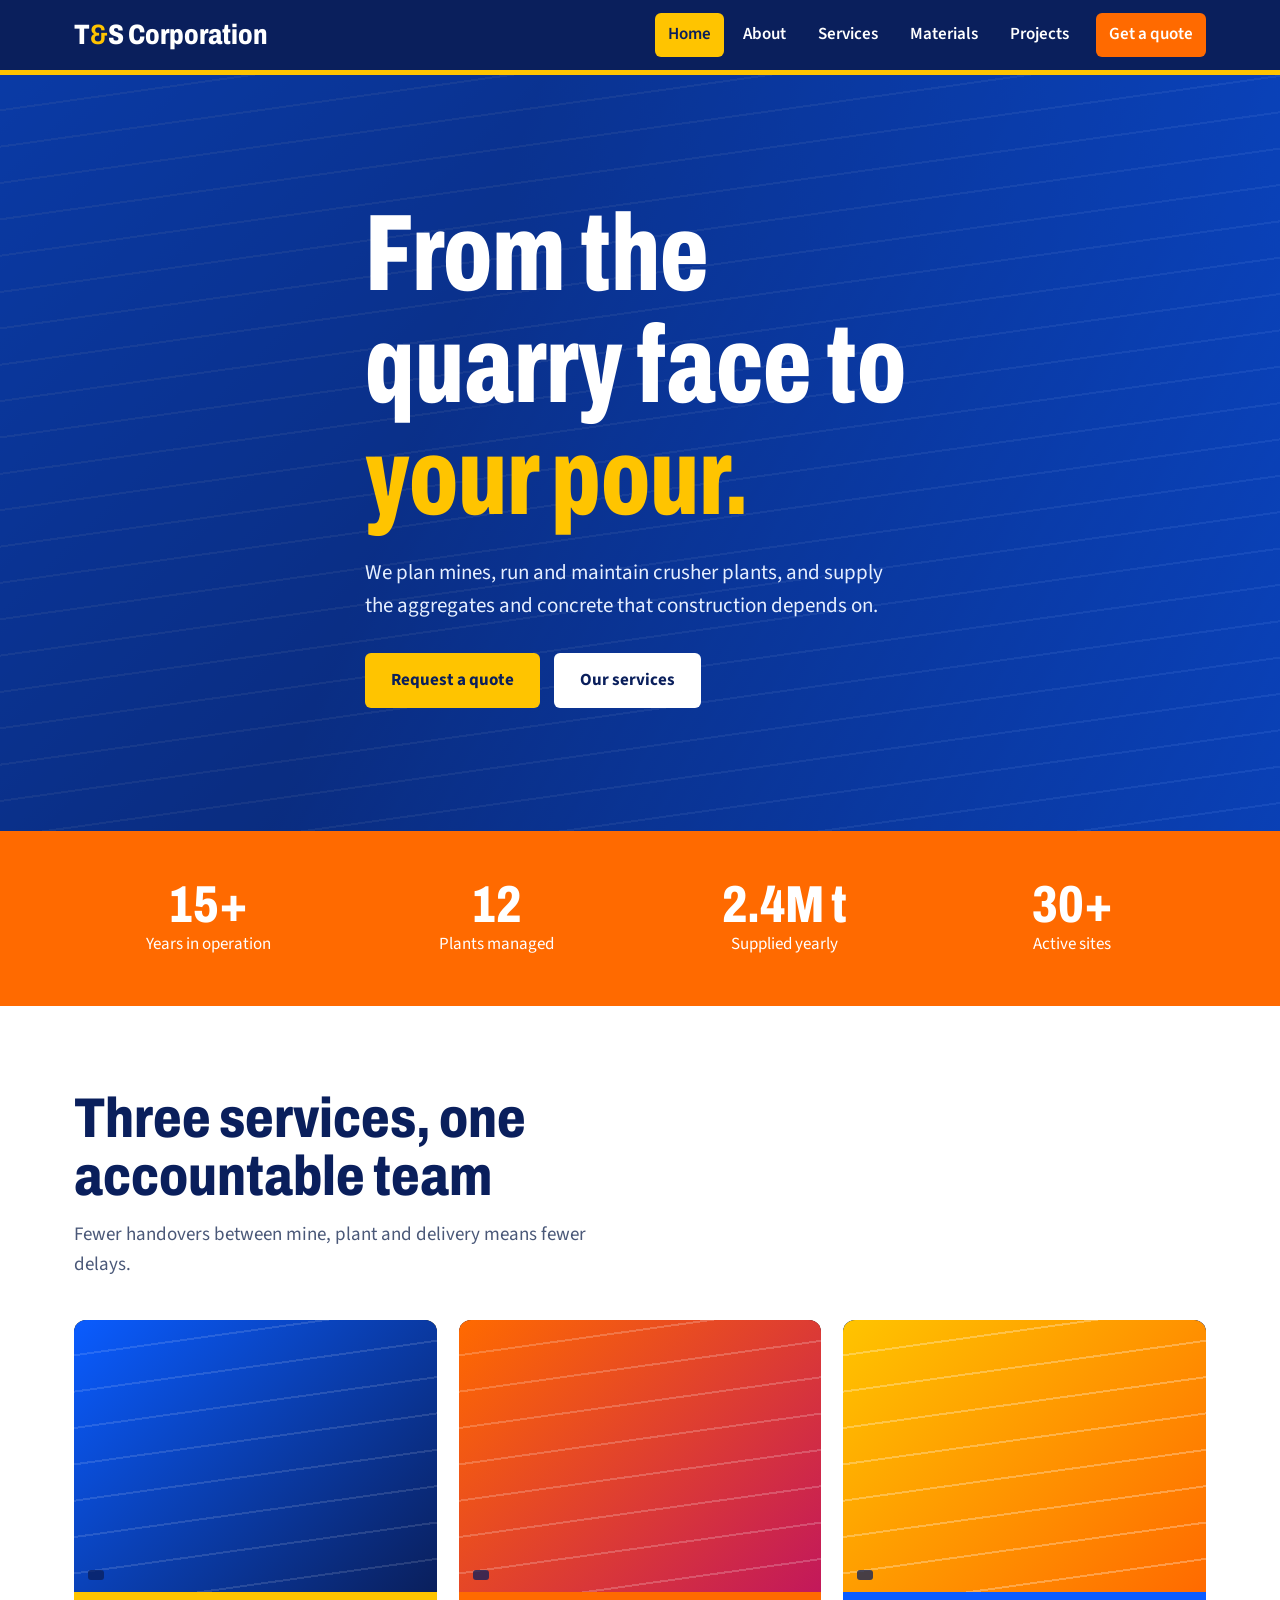
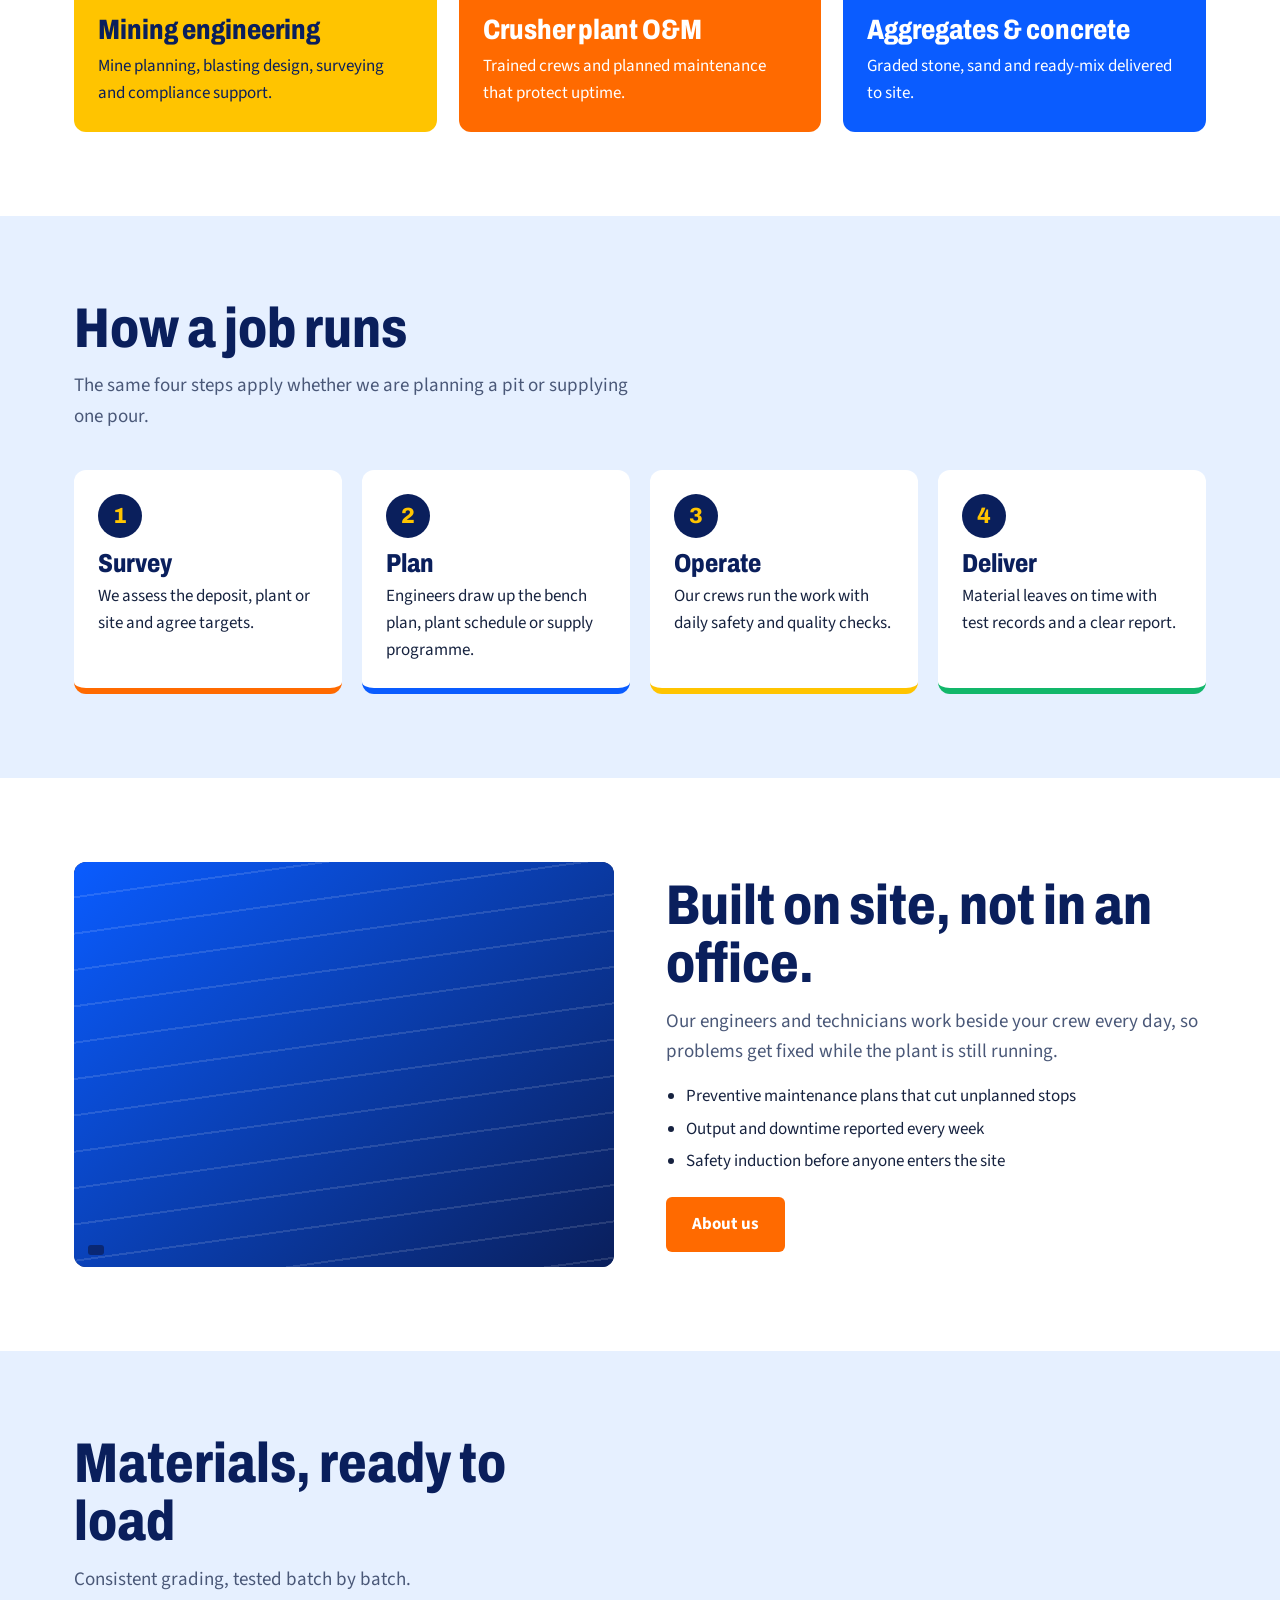
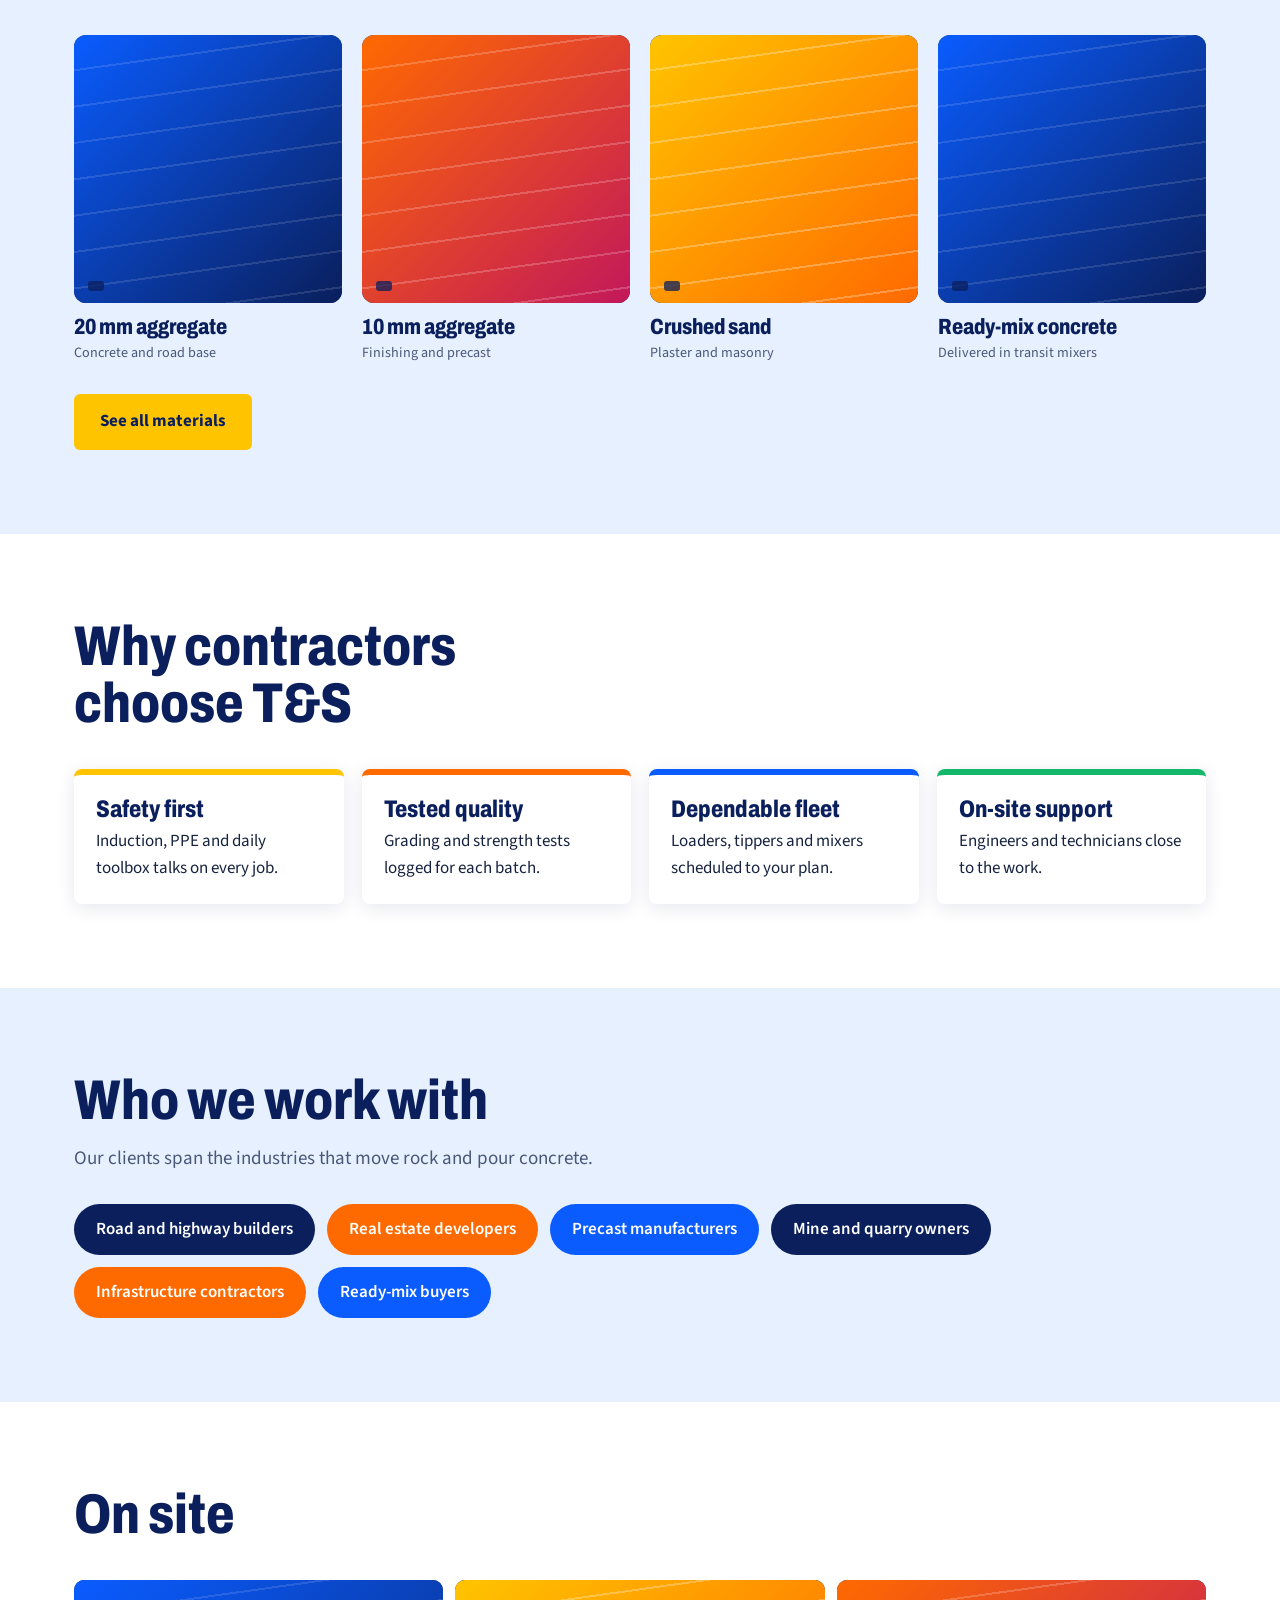
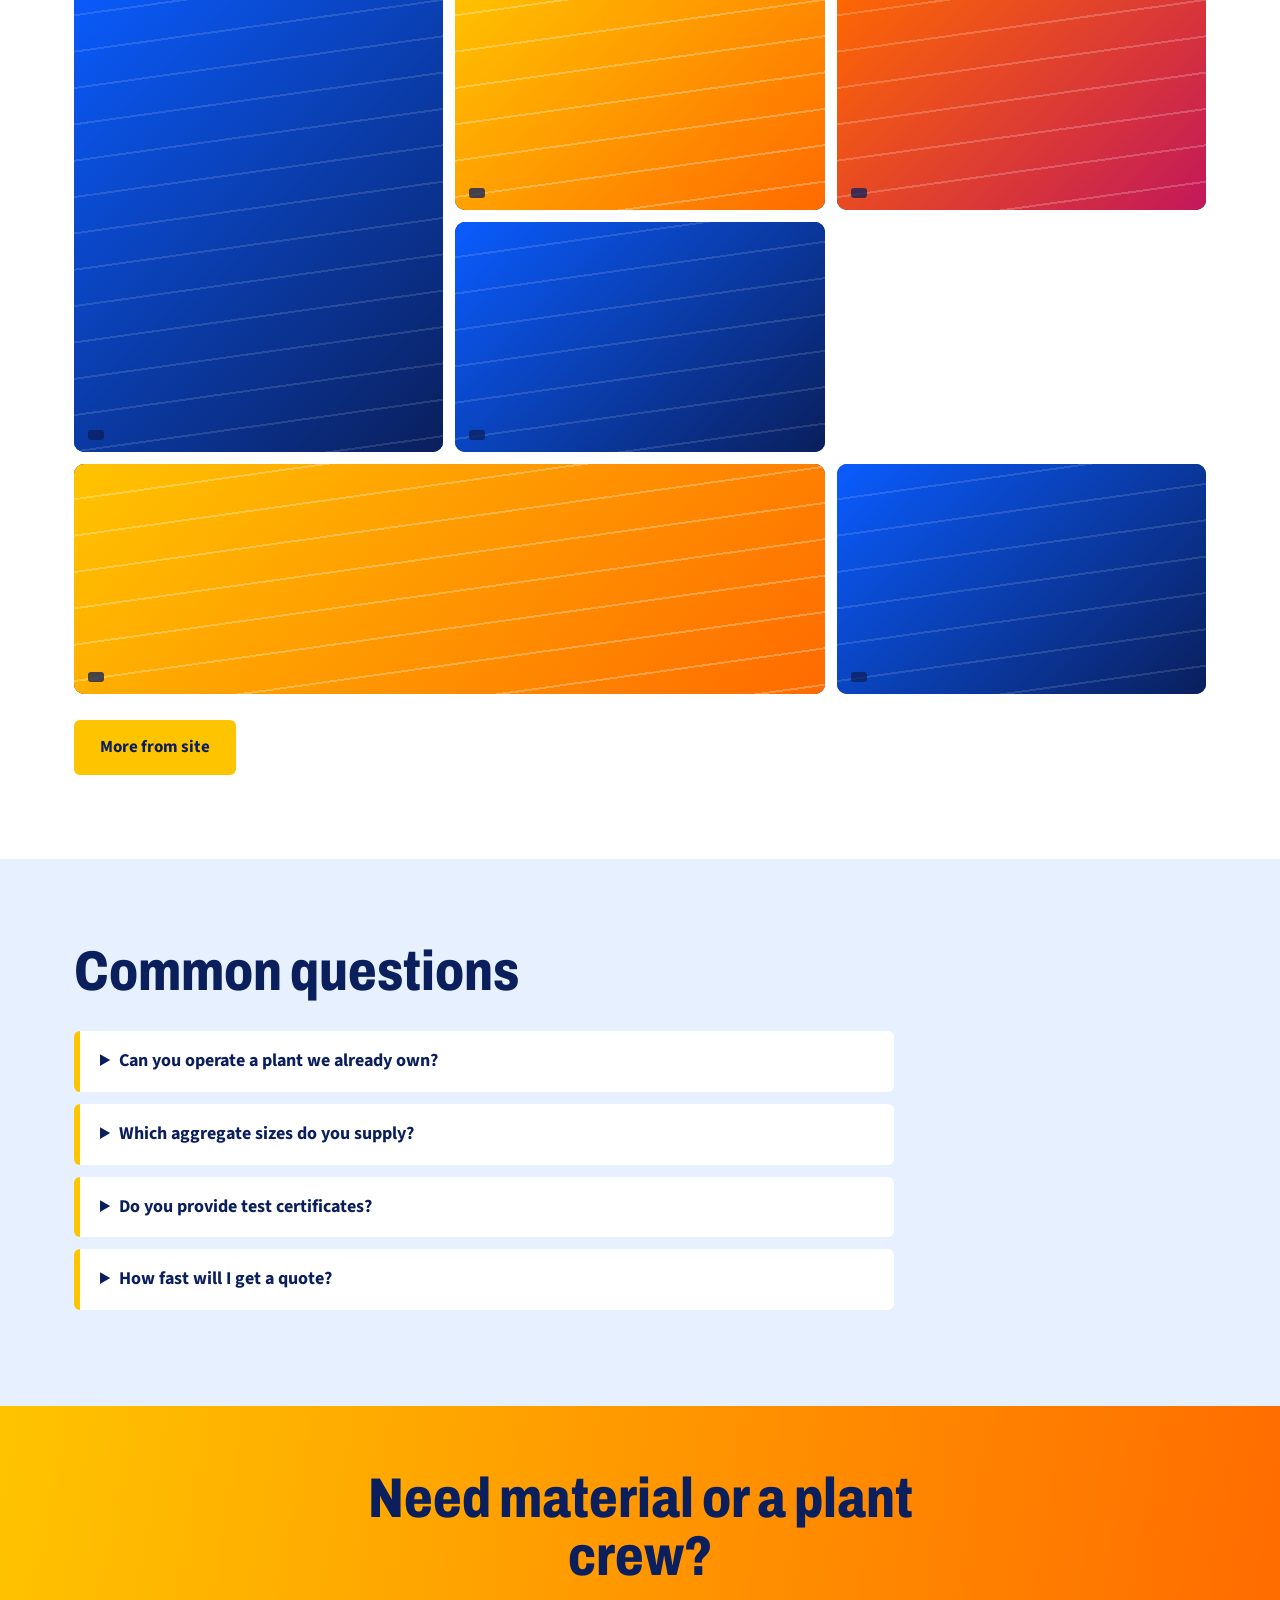
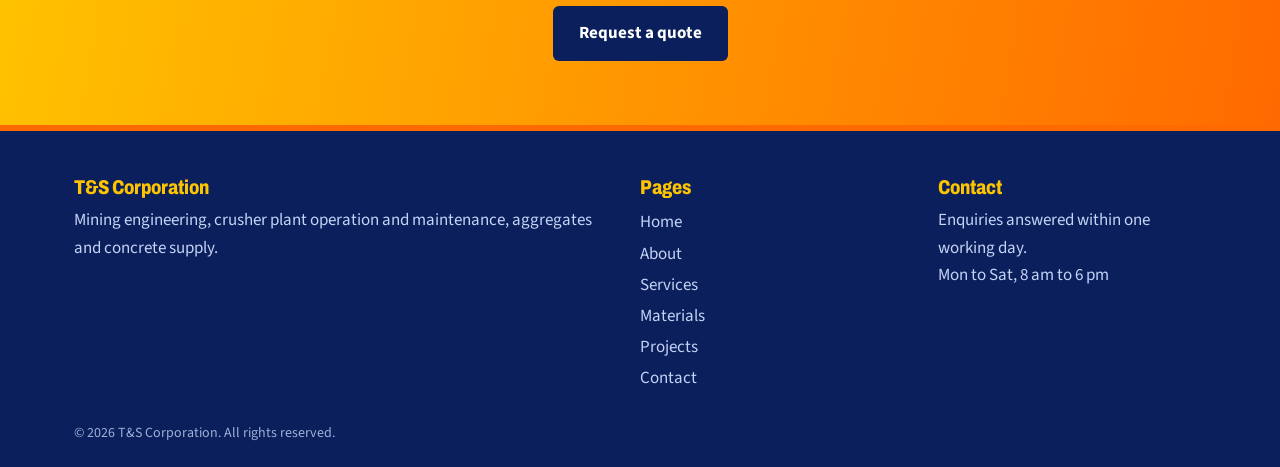
<file: index.html>
<!DOCTYPE html><html lang="en"><head><meta charset="utf-8"><meta name="viewport" content="width=device-width, initial-scale=1">
<title>Mining, Crushers, Aggregates &amp; Concrete | T&amp;S Corporation</title><meta name="description" content="T&amp;S Corporation: mining engineering, crusher plant operation and maintenance, aggregates and concrete supply.">
<link rel="preconnect" href="https://fonts.googleapis.com"><link rel="preconnect" href="https://fonts.gstatic.com" crossorigin>
<link href="https://fonts.googleapis.com/css2?family=Archivo:wdth,wght@62..125,500..900&family=Source+Sans+3:wght@400;600;700&display=swap" rel="stylesheet">
<link rel="stylesheet" href="assets.css"></head><body>
<header><div class="wrap"><a class="brand" href="index.html">T<b>&amp;</b>S Corporation</a><button id="menu" aria-expanded="false">Menu</button><nav id="nav"><a href="index.html" class=on>Home</a><a href="about.html">About</a><a href="services.html">Services</a><a href="materials.html">Materials</a><a href="projects.html">Projects</a><a class="cta" href="contact.html">Get a quote</a></nav></div></header>
<main><div class="hero"><div class="ph "><img src="https://images.unsplash.com/photo-1504917595217-d4dc5ebe6122?auto=format&fit=crop&w=2000&q=85" alt="Crusher plant at work" onerror="this.remove()"></div><div class="wrap"><h1>From the quarry face to <em>your pour.</em></h1>
<p>We plan mines, run and maintain crusher plants, and supply the aggregates and concrete that construction depends on.</p>
<div class="acts"><a class="btn" href="contact.html">Request a quote</a><a class="btn w" href="services.html">Our services</a></div></div></div>
<div class="stats"><div class="wrap"><div><strong>15+</strong>Years in operation</div><div><strong>12</strong>Plants managed</div><div><strong>2.4M t</strong>Supplied yearly</div><div><strong>30+</strong>Active sites</div></div></div>
<section><div class="wrap"><h2>Three services, one accountable team</h2><p class="lede">Fewer handovers between mine, plant and delivery means fewer delays.</p><div class="cards">
<a class="card c1" href="services.html"><div class="ph "><img src="https://images.unsplash.com/photo-1516937941344-00b4e0337589?auto=format&fit=crop&w=1200&q=85" alt="Mine benches" onerror="this.remove()"></div><div class="t"><h3>Mining engineering</h3><p>Mine planning, blasting design, surveying and compliance support.</p></div></a>
<a class="card c2" href="services.html"><div class="ph o"><img src="https://images.unsplash.com/photo-1580901368919-7738efb0f87e?auto=format&fit=crop&w=1200&q=85" alt="Crusher plant" onerror="this.remove()"></div><div class="t"><h3>Crusher plant O&amp;M</h3><p>Trained crews and planned maintenance that protect uptime.</p></div></a>
<a class="card c3" href="services.html"><div class="ph y"><img src="https://images.unsplash.com/photo-1541888946425-d81bb19240f5?auto=format&fit=crop&w=1200&q=85" alt="Aggregates supply" onerror="this.remove()"></div><div class="t"><h3>Aggregates &amp; concrete</h3><p>Graded stone, sand and ready-mix delivered to site.</p></div></a></div></div></section>
<section class="tint"><div class="wrap"><h2>How a job runs</h2><p class="lede">The same four steps apply whether we are planning a pit or supplying one pour.</p>
<div class="steps"><div><span>1</span><h3>Survey</h3><p>We assess the deposit, plant or site and agree targets.</p></div><div><span>2</span><h3>Plan</h3><p>Engineers draw up the bench plan, plant schedule or supply programme.</p></div><div><span>3</span><h3>Operate</h3><p>Our crews run the work with daily safety and quality checks.</p></div><div><span>4</span><h3>Deliver</h3><p>Material leaves on time with test records and a clear report.</p></div></div></div></section>
<section><div class="wrap split"><div class="ph "><img src="https://images.unsplash.com/photo-1504307651254-35680f356dfd?auto=format&fit=crop&w=1200&q=85" alt="Engineers on site" onerror="this.remove()"></div><div><h2>Built on site, not in an office.</h2><p class="lede">Our engineers and technicians work beside your crew every day, so problems get fixed while the plant is still running.</p>
<ul><li>Preventive maintenance plans that cut unplanned stops</li><li>Output and downtime reported every week</li><li>Safety induction before anyone enters the site</li></ul><p style="margin-top:22px"><a class="btn o" href="about.html">About us</a></p></div></div></section>
<section class="tint"><div class="wrap"><h2>Materials, ready to load</h2><p class="lede">Consistent grading, tested batch by batch.</p><div class="mat"><figure><div class="ph "><img src="https://images.unsplash.com/photo-1518770660439-4636190af475?auto=format&fit=crop&w=900&q=85" alt="20 mm aggregate" onerror="this.remove()"></div><b>20 mm aggregate</b><small>Concrete and road base</small></figure><figure><div class="ph o"><img src="https://images.unsplash.com/photo-1516937941344-00b4e0337589?auto=format&fit=crop&w=900&q=85" alt="10 mm aggregate" onerror="this.remove()"></div><b>10 mm aggregate</b><small>Finishing and precast</small></figure><figure><div class="ph y"><img src="https://images.unsplash.com/photo-1503387762-592deb58ef4e?auto=format&fit=crop&w=900&q=85" alt="Crushed sand" onerror="this.remove()"></div><b>Crushed sand</b><small>Plaster and masonry</small></figure><figure><div class="ph "><img src="https://images.unsplash.com/photo-1541888946425-d81bb19240f5?auto=format&fit=crop&w=900&q=85" alt="Ready-mix concrete" onerror="this.remove()"></div><b>Ready-mix concrete</b><small>Delivered in transit mixers</small></figure></div><p style="margin-top:28px"><a class="btn" href="materials.html">See all materials</a></p></div></section>
<section><div class="wrap"><h2>Why contractors choose T&amp;S</h2><div class="vals"><div><h3>Safety first</h3><p>Induction, PPE and daily toolbox talks on every job.</p></div><div><h3>Tested quality</h3><p>Grading and strength tests logged for each batch.</p></div><div><h3>Dependable fleet</h3><p>Loaders, tippers and mixers scheduled to your plan.</p></div><div><h3>On-site support</h3><p>Engineers and technicians close to the work.</p></div></div></div></section>
<section class="tint"><div class="wrap"><h2>Who we work with</h2><p class="lede">Our clients span the industries that move rock and pour concrete.</p><div class="chips"><span>Road and highway builders</span><span>Real estate developers</span><span>Precast manufacturers</span><span>Mine and quarry owners</span><span>Infrastructure contractors</span><span>Ready-mix buyers</span></div></div></section>
<section><div class="wrap"><h2>On site</h2><div class="gallery"><div class="ph "><img src="https://images.unsplash.com/photo-1504917595217-d4dc5ebe6122?auto=format&fit=crop&w=1200&q=85" alt="Site photo 1" onerror="this.remove()"></div><div class="ph y"><img src="https://images.unsplash.com/photo-1541888946425-d81bb19240f5?auto=format&fit=crop&w=1200&q=85" alt="Site photo 2" onerror="this.remove()"></div><div class="ph o"><img src="https://images.unsplash.com/photo-1504307651254-35680f356dfd?auto=format&fit=crop&w=1200&q=85" alt="Site photo 3" onerror="this.remove()"></div><div class="ph "><img src="https://images.unsplash.com/photo-1516937941344-00b4e0337589?auto=format&fit=crop&w=1200&q=85" alt="Site photo 4" onerror="this.remove()"></div><div class="ph y"><img src="https://images.unsplash.com/photo-1503387762-592deb58ef4e?auto=format&fit=crop&w=1200&q=85" alt="Site photo 5" onerror="this.remove()"></div><div class="ph "><img src="https://images.unsplash.com/photo-1580901368919-7738efb0f87e?auto=format&fit=crop&w=1200&q=85" alt="Site photo 6" onerror="this.remove()"></div></div><p style="margin-top:26px"><a class="btn" href="projects.html">More from site</a></p></div></section>
<section class="tint"><div class="wrap"><h2>Common questions</h2><div class="faq">
<details><summary>Can you operate a plant we already own?</summary><p>Yes. We provide the crew, supervision and maintenance, and report output against agreed targets.</p></details>
<details><summary>Which aggregate sizes do you supply?</summary><p>20 mm, 10 mm, crushed sand and stone dust as standard. Other grades are made to order.</p></details>
<details><summary>Do you provide test certificates?</summary><p>Yes. Grading and strength results are recorded for each batch and shared on request.</p></details>
<details><summary>How fast will I get a quote?</summary><p>Send quantities and delivery location through the contact page. We reply within one working day.</p></details></div></div></section>
<div class="cta-band"><div class="wrap"><h2>Need material or a plant crew?</h2><a class="btn" style="background:var(--navy);color:#fff" href="contact.html">Request a quote</a></div></div></main>
<footer><div class="wrap"><div class="fg"><div><h3>T&amp;S Corporation</h3><p>Mining engineering, crusher plant operation and maintenance, aggregates and concrete supply.</p></div>
<div><h3>Pages</h3><a href="index.html">Home</a><a href="about.html">About</a><a href="services.html">Services</a><a href="materials.html">Materials</a><a href="projects.html">Projects</a><a href="contact.html">Contact</a></div>
<div><h3>Contact</h3><p>Enquiries answered within one working day.<br>Mon to Sat, 8 am to 6 pm</p></div></div><p class="c">&copy; <span id="y">2026</span> T&amp;S Corporation. All rights reserved.</p></div></footer>
<script>document.getElementById('y').textContent=new Date().getFullYear();var b=document.getElementById('menu'),n=document.getElementById('nav');b.onclick=function(){var o=n.classList.toggle('open');b.setAttribute('aria-expanded',o)}</script></body></html>
</file>
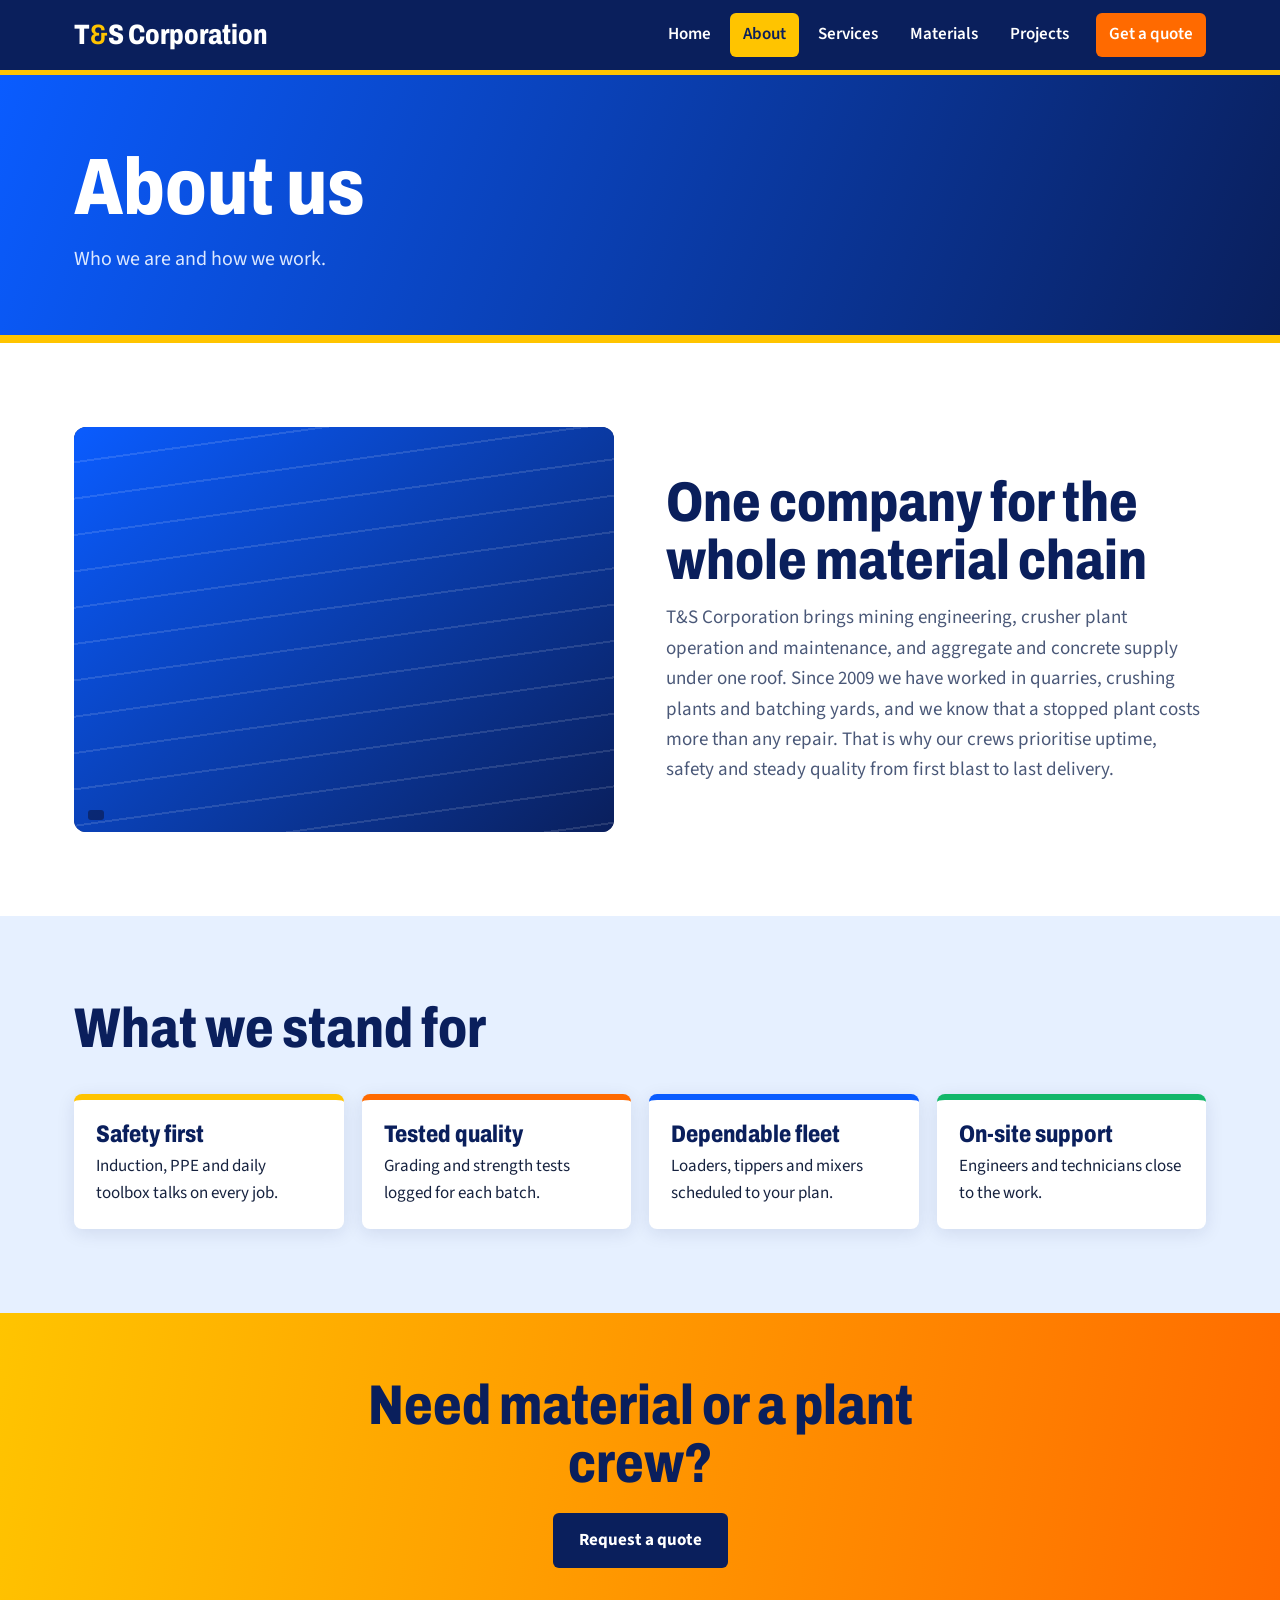
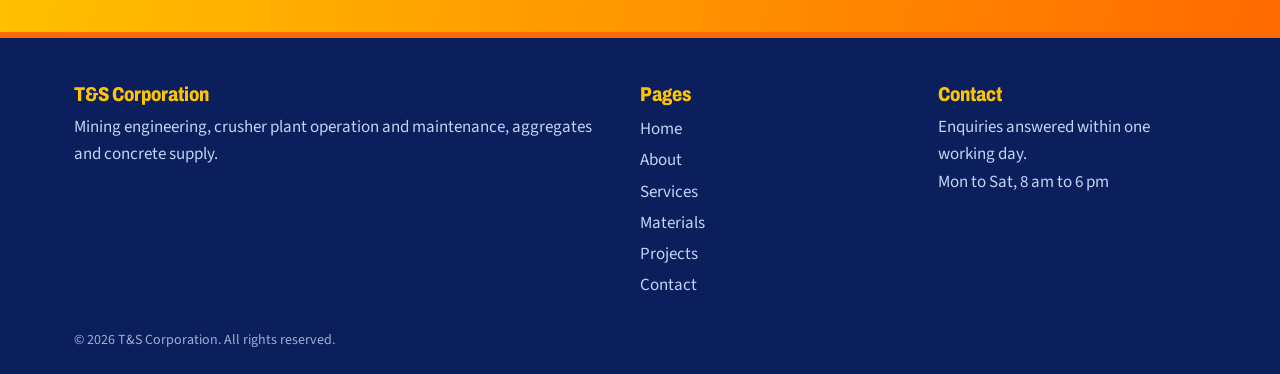
<file: about.html>
<!DOCTYPE html><html lang="en"><head><meta charset="utf-8"><meta name="viewport" content="width=device-width, initial-scale=1">
<title>About | T&amp;S Corporation</title><meta name="description" content="T&amp;S Corporation: mining engineering, crusher plant operation and maintenance, aggregates and concrete supply.">
<link rel="preconnect" href="https://fonts.googleapis.com"><link rel="preconnect" href="https://fonts.gstatic.com" crossorigin>
<link href="https://fonts.googleapis.com/css2?family=Archivo:wdth,wght@62..125,500..900&family=Source+Sans+3:wght@400;600;700&display=swap" rel="stylesheet">
<link rel="stylesheet" href="assets.css"></head><body>
<header><div class="wrap"><a class="brand" href="index.html">T<b>&amp;</b>S Corporation</a><button id="menu" aria-expanded="false">Menu</button><nav id="nav"><a href="index.html">Home</a><a href="about.html" class=on>About</a><a href="services.html">Services</a><a href="materials.html">Materials</a><a href="projects.html">Projects</a><a class="cta" href="contact.html">Get a quote</a></nav></div></header>
<main><div class="phead"><div class="wrap"><h1>About us</h1><p>Who we are and how we work.</p></div></div><section><div class="wrap split"><div class="ph "><img src="https://images.unsplash.com/photo-1504307651254-35680f356dfd?auto=format&fit=crop&w=1200&q=85" alt="T&amp;S team on site" onerror="this.remove()"></div><div><h2>One company for the whole material chain</h2><p class="lede">T&amp;S Corporation brings mining engineering, crusher plant operation and maintenance, and aggregate and concrete supply under one roof. Since 2009 we have worked in quarries, crushing plants and batching yards, and we know that a stopped plant costs more than any repair. That is why our crews prioritise uptime, safety and steady quality from first blast to last delivery.</p></div></div></section>
<section class="tint"><div class="wrap"><h2>What we stand for</h2><div class="vals"><div><h3>Safety first</h3><p>Induction, PPE and daily toolbox talks on every job.</p></div><div><h3>Tested quality</h3><p>Grading and strength tests logged for each batch.</p></div><div><h3>Dependable fleet</h3><p>Loaders, tippers and mixers scheduled to your plan.</p></div><div><h3>On-site support</h3><p>Engineers and technicians close to the work.</p></div></div></div></section><div class="cta-band"><div class="wrap"><h2>Need material or a plant crew?</h2><a class="btn" style="background:var(--navy);color:#fff" href="contact.html">Request a quote</a></div></div></main>
<footer><div class="wrap"><div class="fg"><div><h3>T&amp;S Corporation</h3><p>Mining engineering, crusher plant operation and maintenance, aggregates and concrete supply.</p></div>
<div><h3>Pages</h3><a href="index.html">Home</a><a href="about.html">About</a><a href="services.html">Services</a><a href="materials.html">Materials</a><a href="projects.html">Projects</a><a href="contact.html">Contact</a></div>
<div><h3>Contact</h3><p>Enquiries answered within one working day.<br>Mon to Sat, 8 am to 6 pm</p></div></div><p class="c">&copy; <span id="y">2026</span> T&amp;S Corporation. All rights reserved.</p></div></footer>
<script>document.getElementById('y').textContent=new Date().getFullYear();var b=document.getElementById('menu'),n=document.getElementById('nav');b.onclick=function(){var o=n.classList.toggle('open');b.setAttribute('aria-expanded',o)}</script></body></html>
</file>
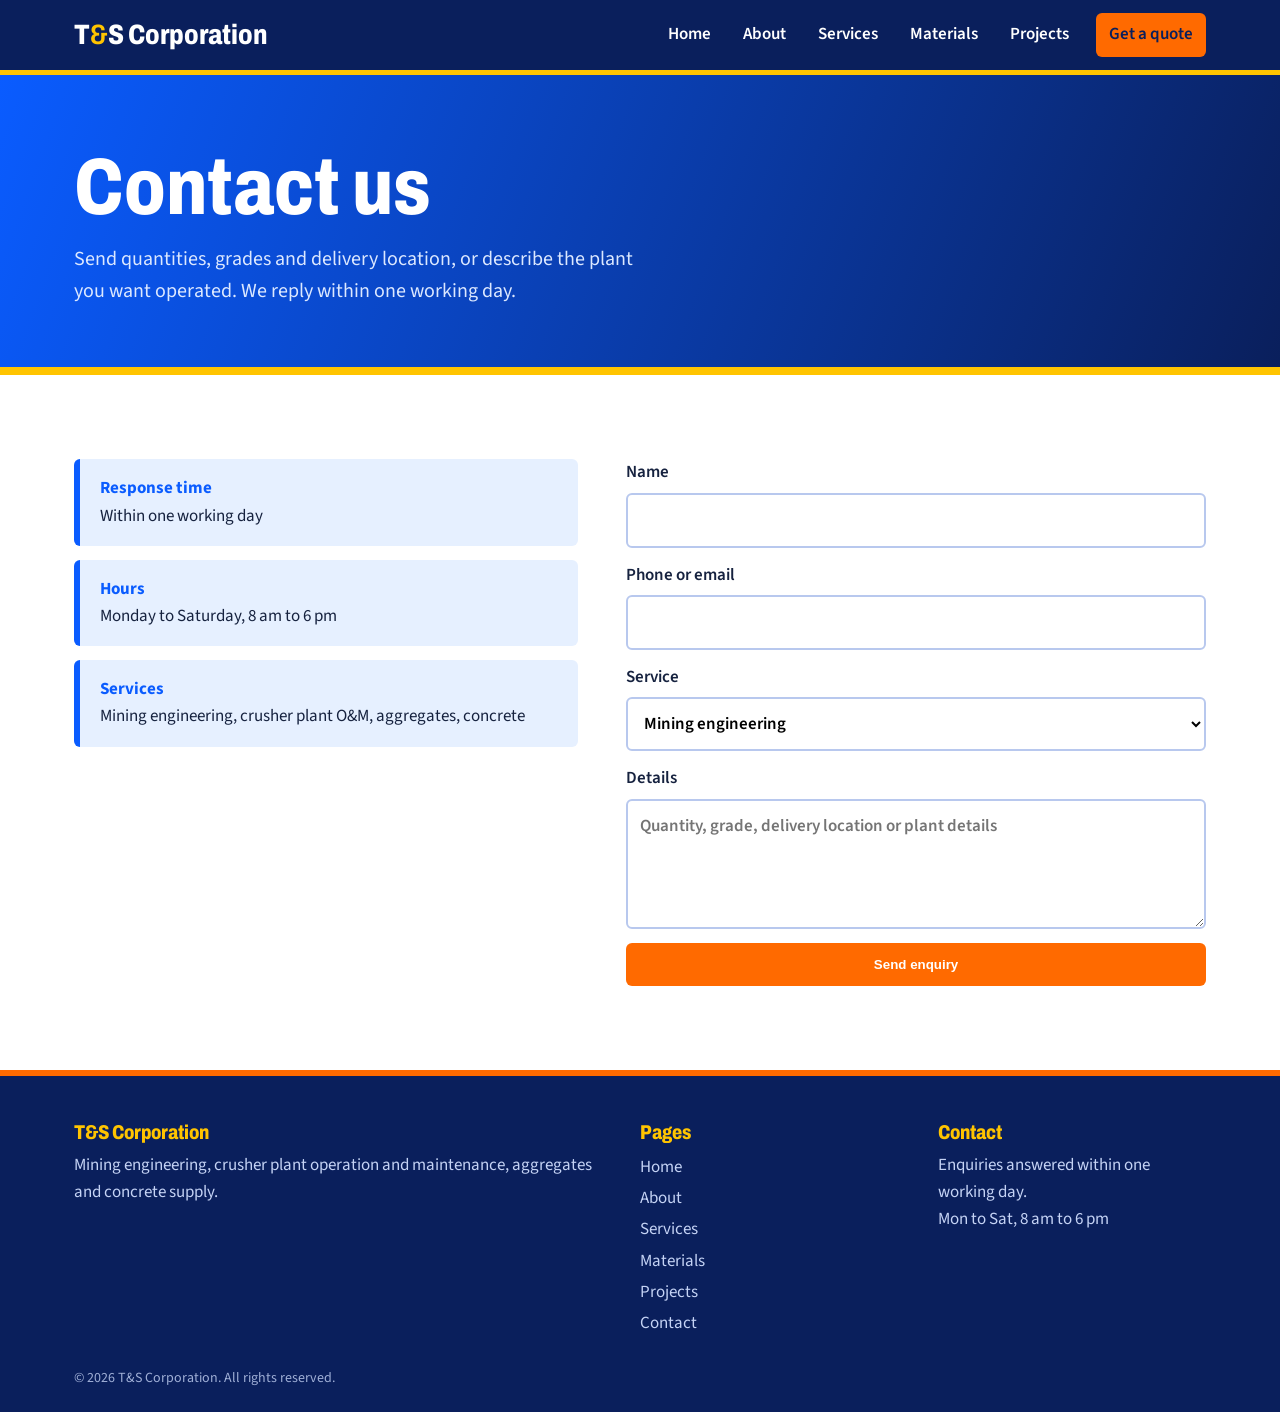
<file: contact.html>
<!DOCTYPE html><html lang="en"><head><meta charset="utf-8"><meta name="viewport" content="width=device-width, initial-scale=1">
<title>Contact | T&amp;S Corporation</title><meta name="description" content="T&amp;S Corporation: mining engineering, crusher plant operation and maintenance, aggregates and concrete supply.">
<link rel="preconnect" href="https://fonts.googleapis.com"><link rel="preconnect" href="https://fonts.gstatic.com" crossorigin>
<link href="https://fonts.googleapis.com/css2?family=Archivo:wdth,wght@62..125,500..900&family=Source+Sans+3:wght@400;600;700&display=swap" rel="stylesheet">
<link rel="stylesheet" href="assets.css"></head><body>
<header><div class="wrap"><a class="brand" href="index.html">T<b>&amp;</b>S Corporation</a><button id="menu" aria-expanded="false">Menu</button><nav id="nav"><a href="index.html">Home</a><a href="about.html">About</a><a href="services.html">Services</a><a href="materials.html">Materials</a><a href="projects.html">Projects</a><a class="cta on" href="contact.html">Get a quote</a></nav></div></header>
<main><div class="phead"><div class="wrap"><h1>Contact us</h1><p>Send quantities, grades and delivery location, or describe the plant you want operated. We reply within one working day.</p></div></div><section><div class="wrap cgrid"><div class="info"><div><b>Response time</b><br>Within one working day</div><div><b>Hours</b><br>Monday to Saturday, 8 am to 6 pm</div><div><b>Services</b><br>Mining engineering, crusher plant O&amp;M, aggregates, concrete</div></div>
<form id="f"><label>Name<input id="n" required autocomplete="name"></label><label>Phone or email<input id="c" required></label>
<label>Service<select id="s"><option>Mining engineering</option><option>Crusher plant operation &amp; maintenance</option><option>Aggregates supply</option><option>Concrete supply</option></select></label><label>Details<textarea id="d" placeholder="Quantity, grade, delivery location or plant details"></textarea></label><button class="btn o" type="submit">Send enquiry</button></form></div></section>
<script>document.getElementById('f').onsubmit=function(e){e.preventDefault();var g=function(i){return document.getElementById(i).value};location.href='mailto:info@tscorporation.in?subject='+encodeURIComponent('Enquiry: '+g('s'))+'&body='+encodeURIComponent('Name: '+g('n')+'\nContact: '+g('c')+'\n\n'+g('d'))}</script></main>
<footer><div class="wrap"><div class="fg"><div><h3>T&amp;S Corporation</h3><p>Mining engineering, crusher plant operation and maintenance, aggregates and concrete supply.</p></div>
<div><h3>Pages</h3><a href="index.html">Home</a><a href="about.html">About</a><a href="services.html">Services</a><a href="materials.html">Materials</a><a href="projects.html">Projects</a><a href="contact.html">Contact</a></div>
<div><h3>Contact</h3><p>Enquiries answered within one working day.<br>Mon to Sat, 8 am to 6 pm</p></div></div><p class="c">&copy; <span id="y">2026</span> T&amp;S Corporation. All rights reserved.</p></div></footer>
<script>document.getElementById('y').textContent=new Date().getFullYear();var b=document.getElementById('menu'),n=document.getElementById('nav');b.onclick=function(){var o=n.classList.toggle('open');b.setAttribute('aria-expanded',o)}</script></body></html>
</file>
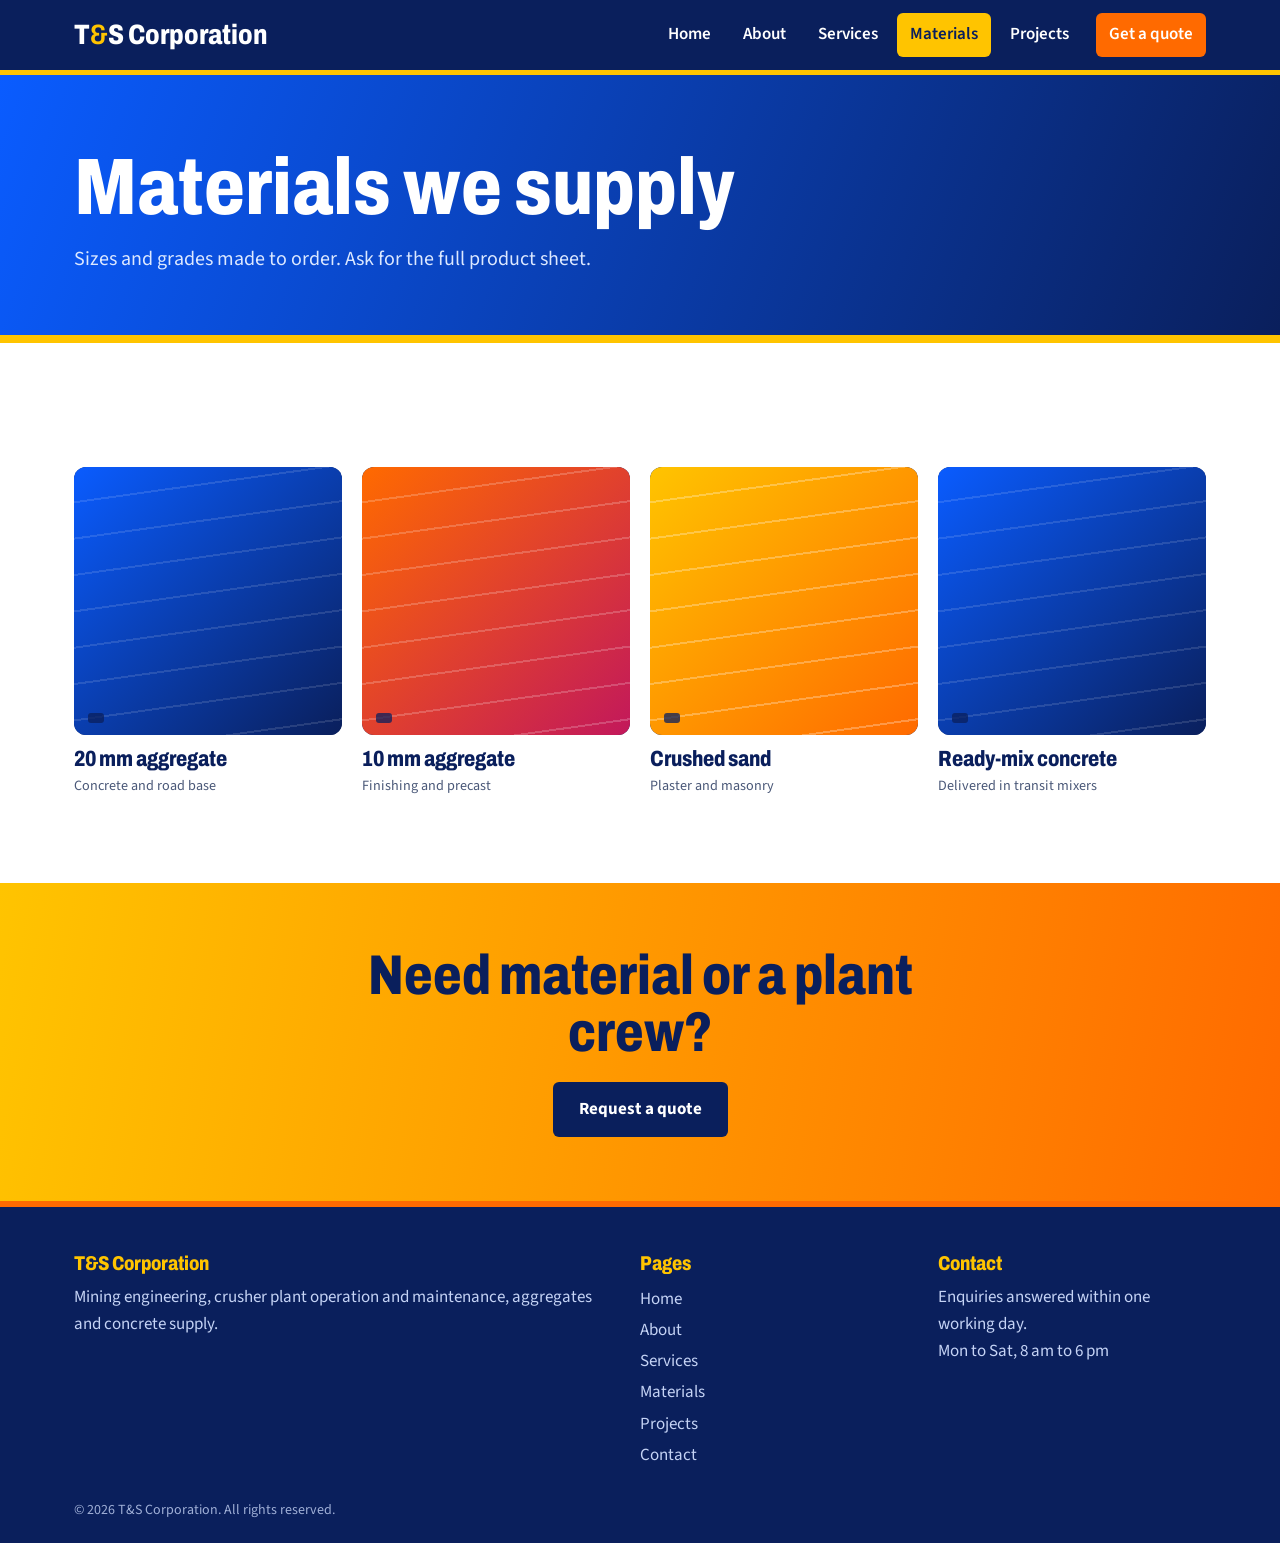
<file: materials.html>
<!DOCTYPE html><html lang="en"><head><meta charset="utf-8"><meta name="viewport" content="width=device-width, initial-scale=1">
<title>Materials | T&amp;S Corporation</title><meta name="description" content="T&amp;S Corporation: mining engineering, crusher plant operation and maintenance, aggregates and concrete supply.">
<link rel="preconnect" href="https://fonts.googleapis.com"><link rel="preconnect" href="https://fonts.gstatic.com" crossorigin>
<link href="https://fonts.googleapis.com/css2?family=Archivo:wdth,wght@62..125,500..900&family=Source+Sans+3:wght@400;600;700&display=swap" rel="stylesheet">
<link rel="stylesheet" href="assets.css"></head><body>
<header><div class="wrap"><a class="brand" href="index.html">T<b>&amp;</b>S Corporation</a><button id="menu" aria-expanded="false">Menu</button><nav id="nav"><a href="index.html">Home</a><a href="about.html">About</a><a href="services.html">Services</a><a href="materials.html" class=on>Materials</a><a href="projects.html">Projects</a><a class="cta" href="contact.html">Get a quote</a></nav></div></header>
<main><div class="phead"><div class="wrap"><h1>Materials we supply</h1><p>Sizes and grades made to order. Ask for the full product sheet.</p></div></div><section><div class="wrap"><div class="mat"><figure><div class="ph "><img src="https://images.unsplash.com/photo-1518770660439-4636190af475?auto=format&fit=crop&w=900&q=85" alt="20 mm aggregate" onerror="this.remove()"></div><b>20 mm aggregate</b><small>Concrete and road base</small></figure><figure><div class="ph o"><img src="https://images.unsplash.com/photo-1516937941344-00b4e0337589?auto=format&fit=crop&w=900&q=85" alt="10 mm aggregate" onerror="this.remove()"></div><b>10 mm aggregate</b><small>Finishing and precast</small></figure><figure><div class="ph y"><img src="https://images.unsplash.com/photo-1503387762-592deb58ef4e?auto=format&fit=crop&w=900&q=85" alt="Crushed sand" onerror="this.remove()"></div><b>Crushed sand</b><small>Plaster and masonry</small></figure><figure><div class="ph "><img src="https://images.unsplash.com/photo-1541888946425-d81bb19240f5?auto=format&fit=crop&w=900&q=85" alt="Ready-mix concrete" onerror="this.remove()"></div><b>Ready-mix concrete</b><small>Delivered in transit mixers</small></figure></div></div></section><div class="cta-band"><div class="wrap"><h2>Need material or a plant crew?</h2><a class="btn" style="background:var(--navy);color:#fff" href="contact.html">Request a quote</a></div></div></main>
<footer><div class="wrap"><div class="fg"><div><h3>T&amp;S Corporation</h3><p>Mining engineering, crusher plant operation and maintenance, aggregates and concrete supply.</p></div>
<div><h3>Pages</h3><a href="index.html">Home</a><a href="about.html">About</a><a href="services.html">Services</a><a href="materials.html">Materials</a><a href="projects.html">Projects</a><a href="contact.html">Contact</a></div>
<div><h3>Contact</h3><p>Enquiries answered within one working day.<br>Mon to Sat, 8 am to 6 pm</p></div></div><p class="c">&copy; <span id="y">2026</span> T&amp;S Corporation. All rights reserved.</p></div></footer>
<script>document.getElementById('y').textContent=new Date().getFullYear();var b=document.getElementById('menu'),n=document.getElementById('nav');b.onclick=function(){var o=n.classList.toggle('open');b.setAttribute('aria-expanded',o)}</script></body></html>
</file>
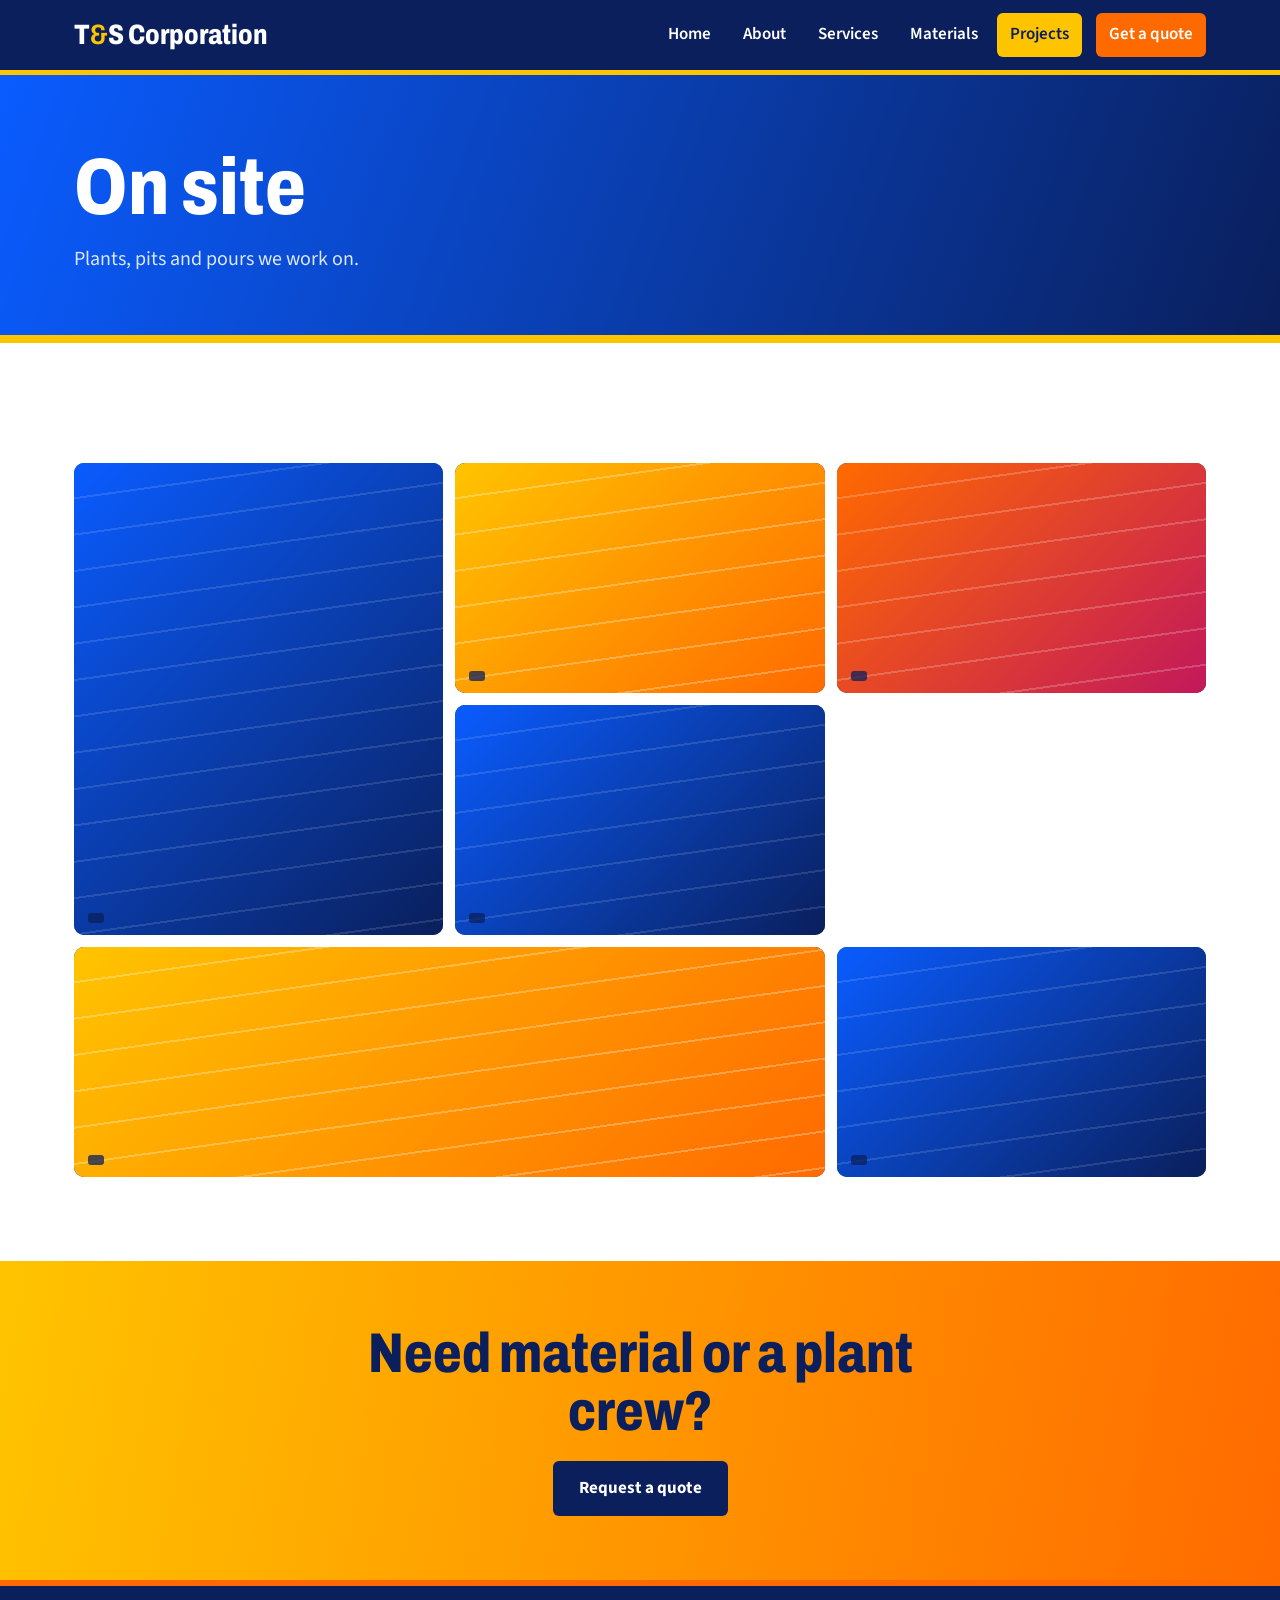
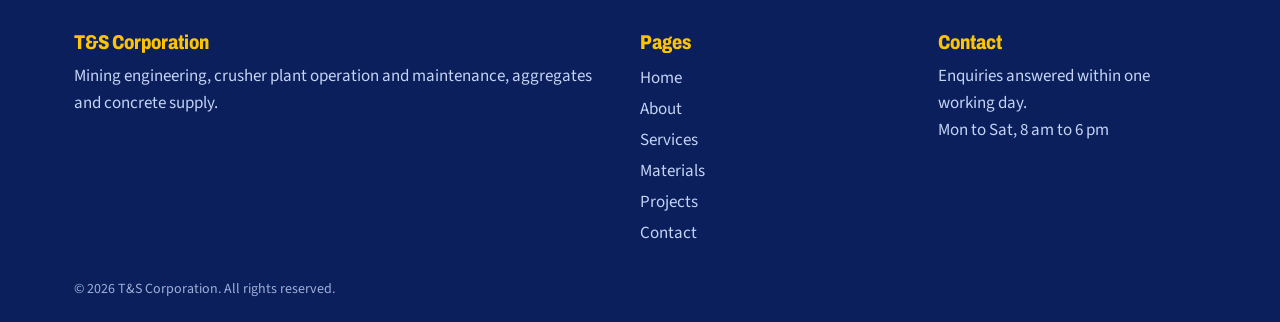
<file: projects.html>
<!DOCTYPE html><html lang="en"><head><meta charset="utf-8"><meta name="viewport" content="width=device-width, initial-scale=1">
<title>Projects | T&amp;S Corporation</title><meta name="description" content="T&amp;S Corporation: mining engineering, crusher plant operation and maintenance, aggregates and concrete supply.">
<link rel="preconnect" href="https://fonts.googleapis.com"><link rel="preconnect" href="https://fonts.gstatic.com" crossorigin>
<link href="https://fonts.googleapis.com/css2?family=Archivo:wdth,wght@62..125,500..900&family=Source+Sans+3:wght@400;600;700&display=swap" rel="stylesheet">
<link rel="stylesheet" href="assets.css"></head><body>
<header><div class="wrap"><a class="brand" href="index.html">T<b>&amp;</b>S Corporation</a><button id="menu" aria-expanded="false">Menu</button><nav id="nav"><a href="index.html">Home</a><a href="about.html">About</a><a href="services.html">Services</a><a href="materials.html">Materials</a><a href="projects.html" class=on>Projects</a><a class="cta" href="contact.html">Get a quote</a></nav></div></header>
<main><div class="phead"><div class="wrap"><h1>On site</h1><p>Plants, pits and pours we work on.</p></div></div><section><div class="wrap"><div class="gallery"><div class="ph "><img src="https://images.unsplash.com/photo-1504917595217-d4dc5ebe6122?auto=format&fit=crop&w=1200&q=85" alt="Site photo 1" onerror="this.remove()"></div><div class="ph y"><img src="https://images.unsplash.com/photo-1541888946425-d81bb19240f5?auto=format&fit=crop&w=1200&q=85" alt="Site photo 2" onerror="this.remove()"></div><div class="ph o"><img src="https://images.unsplash.com/photo-1504307651254-35680f356dfd?auto=format&fit=crop&w=1200&q=85" alt="Site photo 3" onerror="this.remove()"></div><div class="ph "><img src="https://images.unsplash.com/photo-1516937941344-00b4e0337589?auto=format&fit=crop&w=1200&q=85" alt="Site photo 4" onerror="this.remove()"></div><div class="ph y"><img src="https://images.unsplash.com/photo-1503387762-592deb58ef4e?auto=format&fit=crop&w=1200&q=85" alt="Site photo 5" onerror="this.remove()"></div><div class="ph "><img src="https://images.unsplash.com/photo-1580901368919-7738efb0f87e?auto=format&fit=crop&w=1200&q=85" alt="Site photo 6" onerror="this.remove()"></div></div></div></section><div class="cta-band"><div class="wrap"><h2>Need material or a plant crew?</h2><a class="btn" style="background:var(--navy);color:#fff" href="contact.html">Request a quote</a></div></div></main>
<footer><div class="wrap"><div class="fg"><div><h3>T&amp;S Corporation</h3><p>Mining engineering, crusher plant operation and maintenance, aggregates and concrete supply.</p></div>
<div><h3>Pages</h3><a href="index.html">Home</a><a href="about.html">About</a><a href="services.html">Services</a><a href="materials.html">Materials</a><a href="projects.html">Projects</a><a href="contact.html">Contact</a></div>
<div><h3>Contact</h3><p>Enquiries answered within one working day.<br>Mon to Sat, 8 am to 6 pm</p></div></div><p class="c">&copy; <span id="y">2026</span> T&amp;S Corporation. All rights reserved.</p></div></footer>
<script>document.getElementById('y').textContent=new Date().getFullYear();var b=document.getElementById('menu'),n=document.getElementById('nav');b.onclick=function(){var o=n.classList.toggle('open');b.setAttribute('aria-expanded',o)}</script></body></html>
</file>
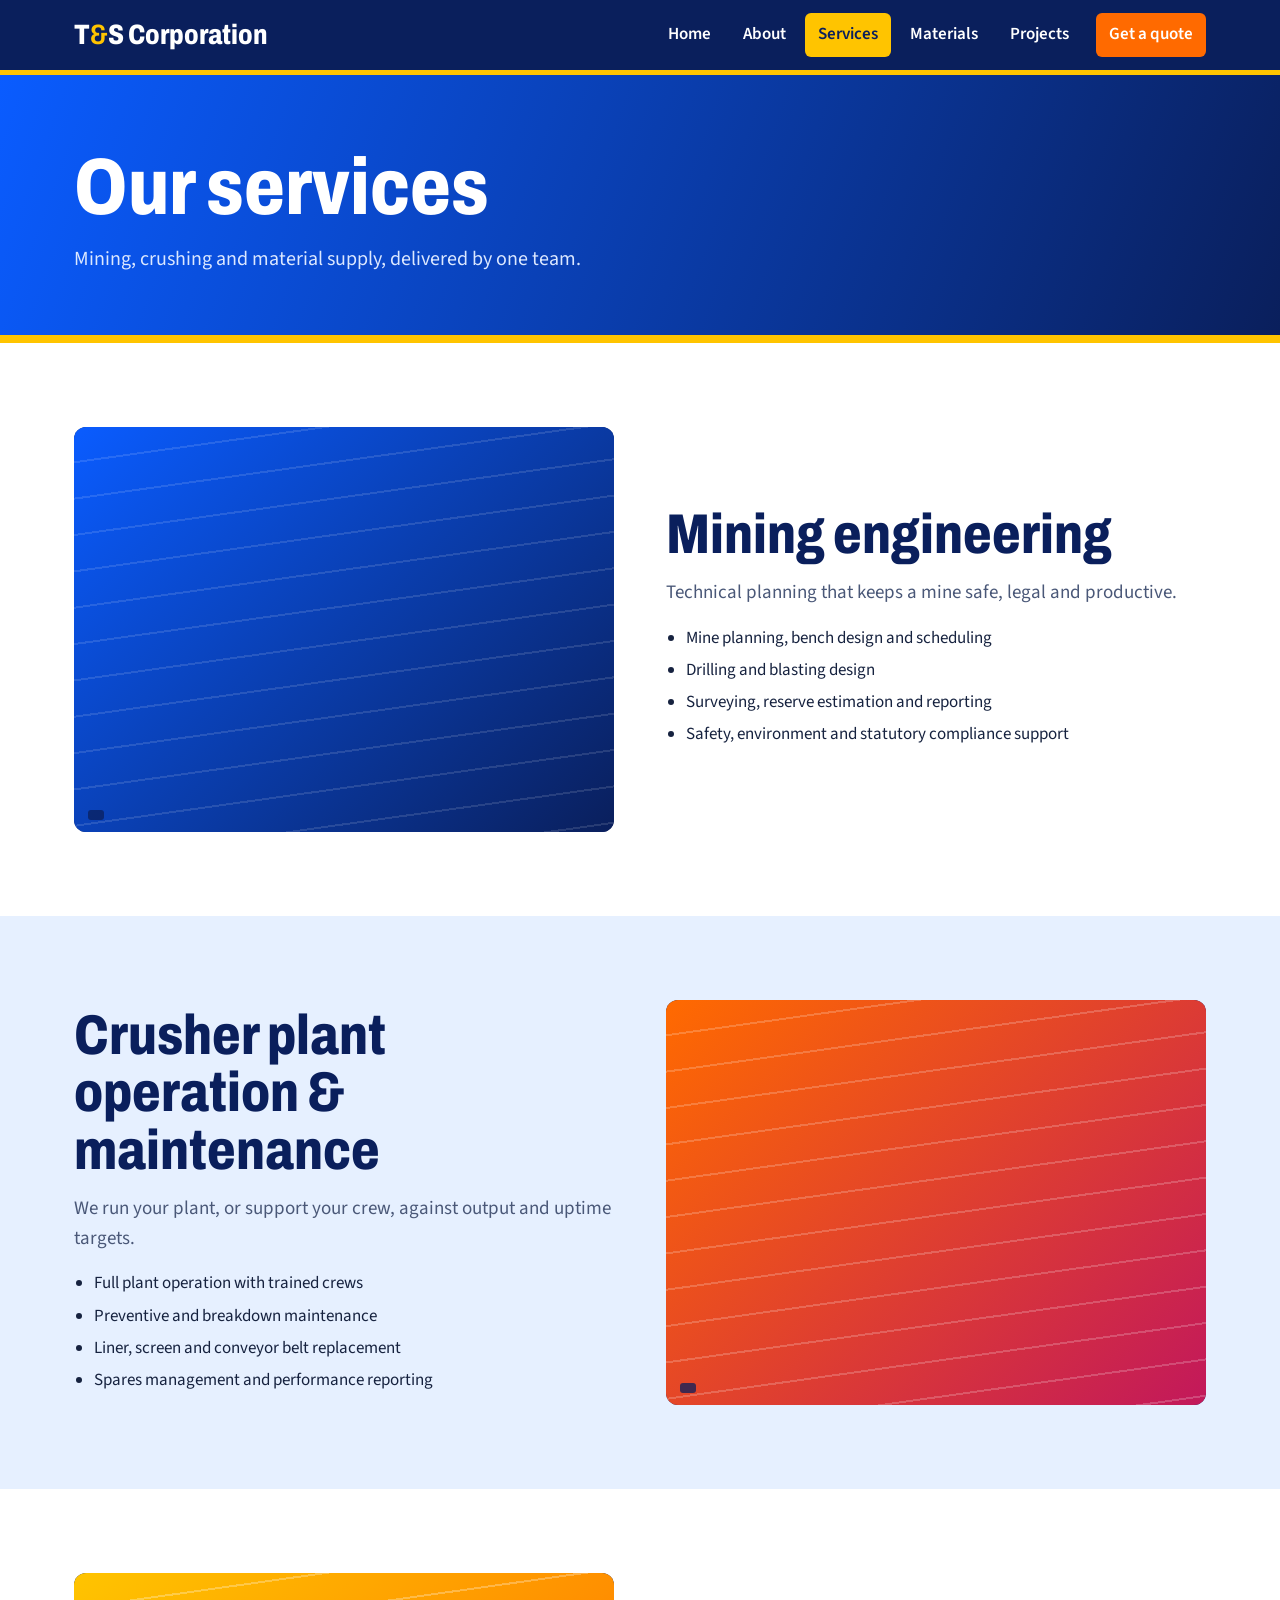
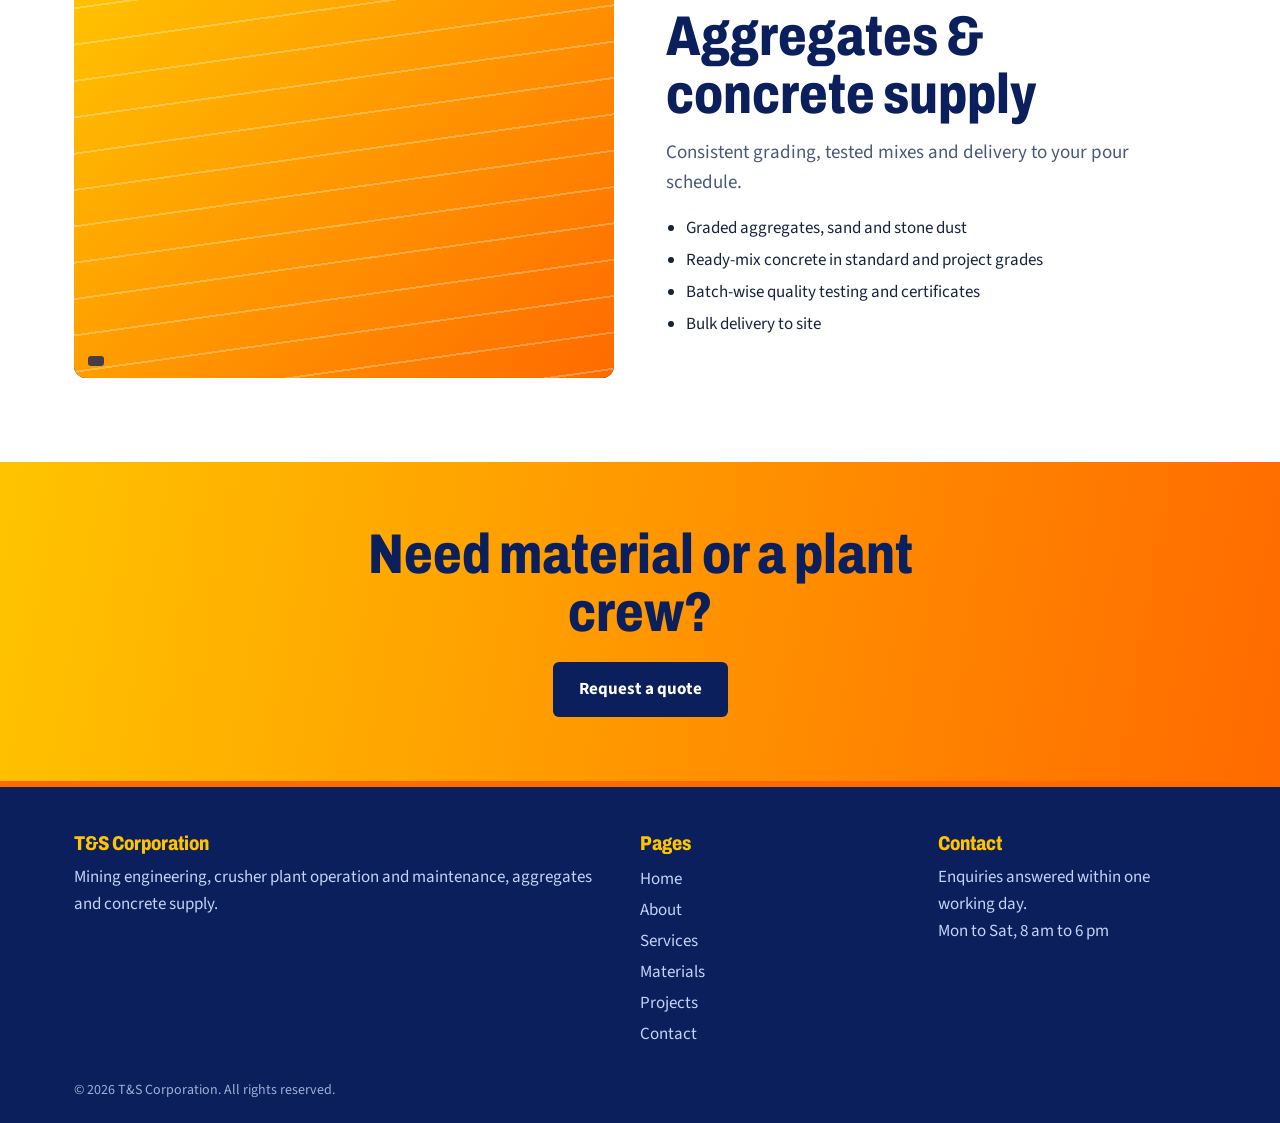
<file: services.html>
<!DOCTYPE html><html lang="en"><head><meta charset="utf-8"><meta name="viewport" content="width=device-width, initial-scale=1">
<title>Services | T&amp;S Corporation</title><meta name="description" content="T&amp;S Corporation: mining engineering, crusher plant operation and maintenance, aggregates and concrete supply.">
<link rel="preconnect" href="https://fonts.googleapis.com"><link rel="preconnect" href="https://fonts.gstatic.com" crossorigin>
<link href="https://fonts.googleapis.com/css2?family=Archivo:wdth,wght@62..125,500..900&family=Source+Sans+3:wght@400;600;700&display=swap" rel="stylesheet">
<link rel="stylesheet" href="assets.css"></head><body>
<header><div class="wrap"><a class="brand" href="index.html">T<b>&amp;</b>S Corporation</a><button id="menu" aria-expanded="false">Menu</button><nav id="nav"><a href="index.html">Home</a><a href="about.html">About</a><a href="services.html" class=on>Services</a><a href="materials.html">Materials</a><a href="projects.html">Projects</a><a class="cta" href="contact.html">Get a quote</a></nav></div></header>
<main><div class="phead"><div class="wrap"><h1>Our services</h1><p>Mining, crushing and material supply, delivered by one team.</p></div></div><section class=""><div class="wrap split "><div class="ph "><img src="https://images.unsplash.com/photo-1516937941344-00b4e0337589?auto=format&fit=crop&w=1200&q=85" alt="Open-cast mine benches" onerror="this.remove()"></div><div><h2>Mining engineering</h2><p class="lede">Technical planning that keeps a mine safe, legal and productive.</p><ul><li>Mine planning, bench design and scheduling</li><li>Drilling and blasting design</li><li>Surveying, reserve estimation and reporting</li><li>Safety, environment and statutory compliance support</li></ul></div></div></section><section class="tint"><div class="wrap split rev"><div class="ph o"><img src="https://images.unsplash.com/photo-1580901368919-7738efb0f87e?auto=format&fit=crop&w=1200&q=85" alt="Technicians servicing a crusher" onerror="this.remove()"></div><div><h2>Crusher plant operation &amp; maintenance</h2><p class="lede">We run your plant, or support your crew, against output and uptime targets.</p><ul><li>Full plant operation with trained crews</li><li>Preventive and breakdown maintenance</li><li>Liner, screen and conveyor belt replacement</li><li>Spares management and performance reporting</li></ul></div></div></section><section class=""><div class="wrap split "><div class="ph y"><img src="https://images.unsplash.com/photo-1541888946425-d81bb19240f5?auto=format&fit=crop&w=1200&q=85" alt="Trucks loading aggregates" onerror="this.remove()"></div><div><h2>Aggregates &amp; concrete supply</h2><p class="lede">Consistent grading, tested mixes and delivery to your pour schedule.</p><ul><li>Graded aggregates, sand and stone dust</li><li>Ready-mix concrete in standard and project grades</li><li>Batch-wise quality testing and certificates</li><li>Bulk delivery to site</li></ul></div></div></section><div class="cta-band"><div class="wrap"><h2>Need material or a plant crew?</h2><a class="btn" style="background:var(--navy);color:#fff" href="contact.html">Request a quote</a></div></div></main>
<footer><div class="wrap"><div class="fg"><div><h3>T&amp;S Corporation</h3><p>Mining engineering, crusher plant operation and maintenance, aggregates and concrete supply.</p></div>
<div><h3>Pages</h3><a href="index.html">Home</a><a href="about.html">About</a><a href="services.html">Services</a><a href="materials.html">Materials</a><a href="projects.html">Projects</a><a href="contact.html">Contact</a></div>
<div><h3>Contact</h3><p>Enquiries answered within one working day.<br>Mon to Sat, 8 am to 6 pm</p></div></div><p class="c">&copy; <span id="y">2026</span> T&amp;S Corporation. All rights reserved.</p></div></footer>
<script>document.getElementById('y').textContent=new Date().getFullYear();var b=document.getElementById('menu'),n=document.getElementById('nav');b.onclick=function(){var o=n.classList.toggle('open');b.setAttribute('aria-expanded',o)}</script></body></html>
</file>
<file: assets.css>
:root{--navy:#0a1f5c;--blue:#0a5cff;--sky:#e6f0ff;--yellow:#ffc400;--orange:#ff6a00;--white:#fff;--text:#16223f;--muted:#4a5878}
*{box-sizing:border-box;margin:0}
html{scroll-behavior:smooth}
body{font:17px/1.6 "Source Sans 3",system-ui,sans-serif;color:var(--text);background:#fff}
h1,h2,h3,.brand{font-family:Archivo,Impact,sans-serif;font-stretch:80%;font-weight:800;line-height:1.03;color:var(--navy)}
a{color:inherit}:focus-visible{outline:3px solid var(--orange);outline-offset:3px}
.wrap{max-width:1180px;margin:0 auto;padding:0 24px}
.ph{position:relative;overflow:hidden;background:var(--navy);isolation:isolate;color:#fff}
.ph::before{content:"";position:absolute;inset:0;z-index:-1;background:repeating-linear-gradient(172deg,transparent 0 34px,rgba(255,255,255,.12) 34px 36px),linear-gradient(135deg,#0a5cff,#0a1f5c)}
.ph.y::before{background:repeating-linear-gradient(172deg,transparent 0 34px,rgba(255,255,255,.28) 34px 36px),linear-gradient(135deg,#ffc400,#ff6a00)}
.ph.o::before{background:repeating-linear-gradient(172deg,transparent 0 34px,rgba(255,255,255,.2) 34px 36px),linear-gradient(135deg,#ff6a00,#c2185b)}
.ph::after{content:attr(data-file);position:absolute;left:14px;bottom:12px;font:600 12px/1 "Source Sans 3",sans-serif;background:rgba(10,31,92,.75);padding:5px 8px;border-radius:3px}
.ph img{position:absolute;inset:0;width:100%;height:100%;object-fit:cover;z-index:1}
header{position:sticky;top:0;z-index:20;background:var(--navy);border-bottom:5px solid var(--yellow)}
header .wrap{display:flex;align-items:center;justify-content:space-between;height:70px}
.brand{color:#fff;font-size:28px;text-decoration:none}.brand b{color:var(--yellow)}
nav{display:flex;gap:6px;align-items:center}
nav a{color:#fff;text-decoration:none;font-weight:600;padding:8px 13px;border-radius:6px}
nav a:hover{background:var(--blue)}nav a.on{background:var(--yellow);color:var(--navy)}
nav a.cta{background:var(--orange);margin-left:8px}nav a.cta:hover{background:#ff8533}
#menu{display:none;background:var(--yellow);border:0;color:var(--navy);padding:8px 14px;font:700 15px inherit;border-radius:6px;cursor:pointer}
.btn{display:inline-block;background:var(--yellow);color:var(--navy);font-weight:700;padding:14px 26px;text-decoration:none;border:0;cursor:pointer;font:700 17px inherit;border-radius:6px}
.btn:hover{background:#ffd633}.btn.o{background:var(--orange);color:#fff}.btn.o:hover{background:#ff8533}
.btn.w{background:#fff;color:var(--navy)}
.hero{min-height:84vh;display:grid;align-items:center;padding:80px 0;background:linear-gradient(110deg,var(--navy) 35%,var(--blue))}
.hero .ph{position:absolute;inset:0;opacity:.45;z-index:0}.hero .ph::after{display:none}
.hero{position:relative;color:#fff;overflow:hidden}
.hero .wrap{position:relative;z-index:2}
.hero h1{color:#fff;font-size:clamp(48px,8.5vw,116px);max-width:11ch;font-stretch:68%}
.hero h1 em{font-style:normal;color:var(--yellow)}
.hero p{max-width:54ch;margin:22px 0 30px;font-size:21px;color:#e6efff}
.acts{display:flex;gap:14px;flex-wrap:wrap}
.phead{background:linear-gradient(110deg,var(--blue),var(--navy));color:#fff;padding:72px 0 60px;border-bottom:8px solid var(--yellow)}
.phead h1{color:#fff;font-size:clamp(42px,6.5vw,80px)}.phead p{color:#dce8ff;font-size:20px;max-width:58ch;margin-top:14px}
section{padding:84px 0}.tint{background:var(--sky)}
h2{font-size:clamp(34px,5vw,56px);max-width:18ch}
.lede{max-width:62ch;margin-top:14px;color:var(--muted);font-size:19px}
.cards{display:grid;grid-template-columns:repeat(3,1fr);gap:22px;margin-top:40px}
.card{border-radius:12px;overflow:hidden;display:flex;flex-direction:column;color:var(--navy);text-decoration:none}
.card .ph{aspect-ratio:4/3}
.card div.t{padding:24px;flex:1}.card h3{font-size:28px;margin-bottom:8px;color:inherit}
.card.c1{background:var(--yellow)}.card.c2{background:var(--orange);color:#fff}.card.c3{background:var(--blue);color:#fff}
.card:hover{transform:translateY(-4px);transition:transform .15s}
.stats{background:var(--orange);color:#fff;padding:48px 0}
.stats .wrap{display:grid;grid-template-columns:repeat(4,1fr);gap:20px;text-align:center}
.stats strong{display:block;font:800 52px/1 Archivo,sans-serif;font-stretch:75%;color:#fff}
.split{display:grid;grid-template-columns:1fr 1fr;gap:52px;align-items:center}
.split .ph{aspect-ratio:4/3;border-radius:12px}
.split.rev .ph{order:2}
.split ul{margin:16px 0 0;padding-left:20px}.split li{margin:5px 0}.split h2{margin-bottom:6px}
.mat{display:grid;grid-template-columns:repeat(4,1fr);gap:20px;margin-top:40px}
.mat .ph{aspect-ratio:1;border-radius:12px}.mat b{display:block;font:800 22px/1.1 Archivo,sans-serif;font-stretch:80%;color:var(--navy);margin-top:12px}
.mat small{color:var(--muted)}
.vals{display:grid;grid-template-columns:repeat(4,1fr);gap:18px;margin-top:36px}
.vals div{background:#fff;border-top:6px solid var(--yellow);padding:22px;border-radius:8px;box-shadow:0 4px 18px rgba(10,31,92,.1)}
.vals div:nth-child(2){border-color:var(--orange)}.vals div:nth-child(3){border-color:var(--blue)}.vals div:nth-child(4){border-color:#12b76a}
.vals h3{font-size:24px;margin-bottom:6px}
.gallery{display:grid;grid-template-columns:repeat(3,1fr);grid-auto-rows:230px;gap:12px;margin-top:36px}
.gallery .ph{border-radius:10px}.gallery .ph:nth-child(1){grid-row:span 2}.gallery .ph:nth-child(5){grid-column:span 2}
.cta-band{background:linear-gradient(100deg,var(--yellow),var(--orange));padding:64px 0;text-align:center}
.cta-band h2{margin:0 auto 20px;max-width:20ch}
.cgrid{display:grid;grid-template-columns:1fr 1.15fr;gap:48px}
.info div{background:var(--sky);border-left:6px solid var(--blue);padding:16px 20px;margin-bottom:14px;border-radius:6px}
.info b{color:var(--blue)}
form{display:grid;gap:14px}label{font-weight:600;display:grid;gap:6px}
input,textarea,select{font:inherit;padding:12px;border:2px solid #b8c8ee;border-radius:6px;width:100%;background:#fff}
input:focus,textarea:focus,select:focus{border-color:var(--blue)}textarea{min-height:130px}
footer{background:var(--navy);color:#c5d3f5;padding:46px 0 22px;border-top:6px solid var(--orange)}
footer .fg{display:grid;grid-template-columns:2fr 1fr 1fr;gap:30px}
footer h3{color:var(--yellow);font-size:20px;margin-bottom:10px}footer a{display:block;text-decoration:none;padding:2px 0}footer a:hover{color:var(--yellow)}
footer .c{margin-top:28px;font-size:14px;opacity:.8}
@media(max-width:860px){
nav{position:absolute;top:75px;left:0;right:0;background:var(--navy);flex-direction:column;align-items:stretch;padding:14px 20px;display:none}nav.open{display:flex}
nav a.cta{margin:6px 0 0;text-align:center}#menu{display:block}
.cards,.split,.cgrid,.vals,footer .fg{grid-template-columns:1fr}.split.rev .ph{order:0}
.stats .wrap,.mat{grid-template-columns:1fr 1fr}.gallery{grid-template-columns:1fr 1fr;grid-auto-rows:170px}
.gallery .ph:nth-child(1){grid-row:span 1}.gallery .ph:nth-child(5){grid-column:span 2}section{padding:60px 0}}
@media(prefers-reduced-motion:reduce){html{scroll-behavior:auto}.card:hover{transform:none}}
.steps{display:grid;grid-template-columns:repeat(4,1fr);gap:20px;margin-top:38px;counter-reset:s}
.steps div{background:#fff;border-radius:12px;padding:24px;border-bottom:6px solid var(--orange)}
.steps div:nth-child(2){border-color:var(--blue)}.steps div:nth-child(3){border-color:var(--yellow)}.steps div:nth-child(4){border-color:#12b76a}
.steps span{display:grid;place-items:center;width:44px;height:44px;border-radius:50%;background:var(--navy);color:var(--yellow);font:800 22px Archivo,sans-serif;margin-bottom:12px}
.steps h3{font-size:26px;margin-bottom:6px}
.chips{display:flex;flex-wrap:wrap;gap:12px;margin-top:30px}
.chips span{background:var(--navy);color:#fff;padding:12px 22px;border-radius:40px;font-weight:600}
.chips span:nth-child(3n+2){background:var(--orange)}.chips span:nth-child(3n){background:var(--blue)}
.faq{margin-top:30px;max-width:820px}
.faq details{background:#fff;border-left:6px solid var(--yellow);border-radius:6px;margin-bottom:12px;padding:16px 20px}
.faq summary{font-weight:700;color:var(--navy);cursor:pointer;font-size:18px}.faq p{margin-top:10px;color:var(--muted)}
@media(max-width:860px){.steps{grid-template-columns:1fr}}
</file>
